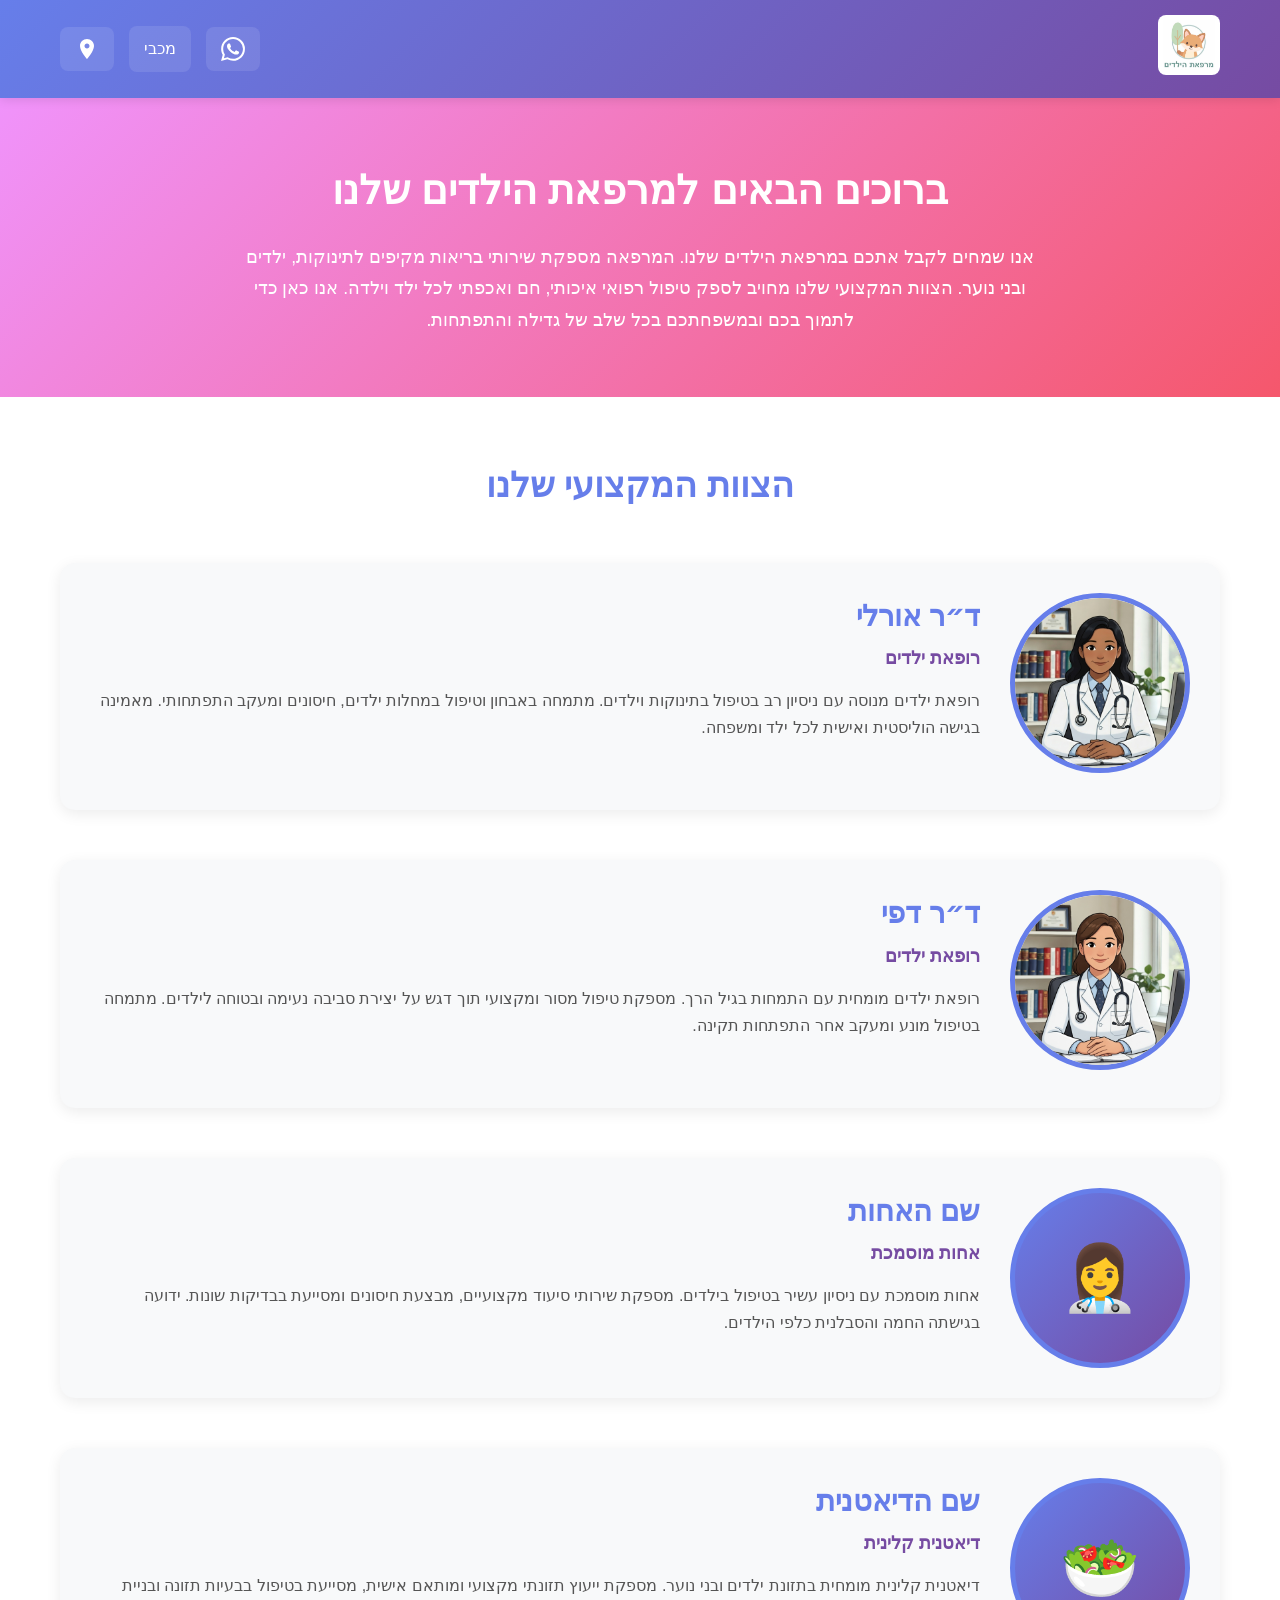
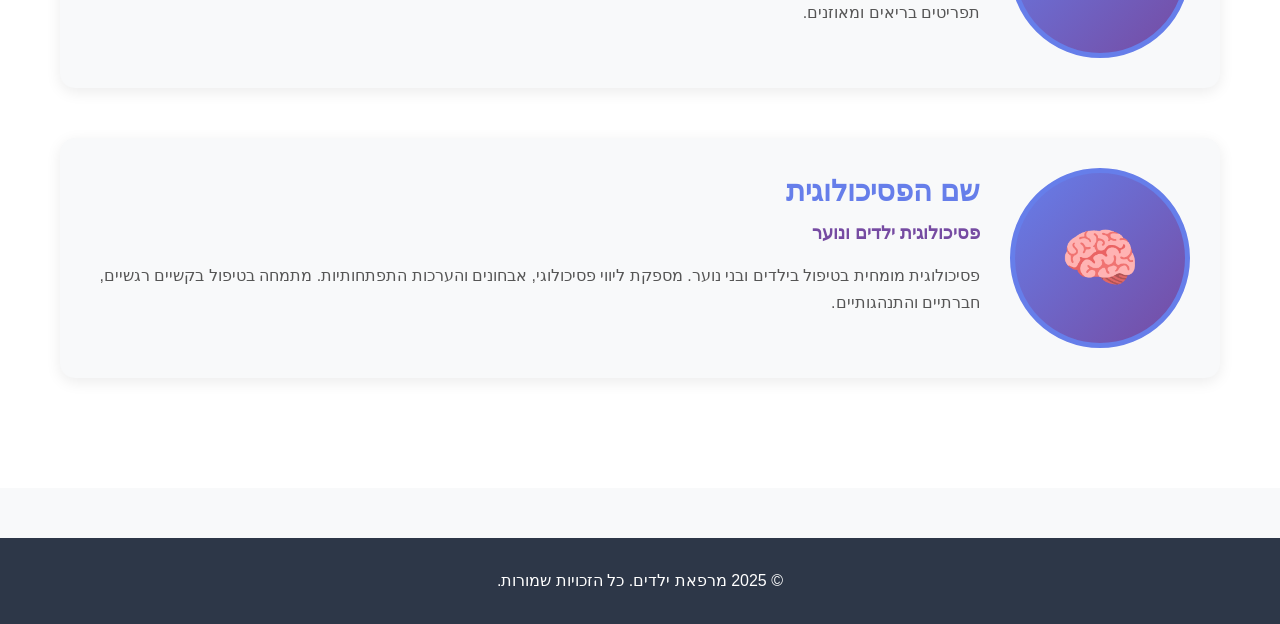
<file: site/index.html>
<!DOCTYPE html>
<html lang="he" dir="rtl">
<head>
    <meta charset="UTF-8">
    <meta name="viewport" content="width=device-width, initial-scale=1.0">
    <title>מרפאת ילדים</title>
    <link rel="stylesheet" href="styles.css">
</head>
<body>
    <!-- Top Bar -->
    <header class="top-bar">
        <div class="container">
            <div class="logo">
                <img src="images/logo.jpg" alt="לוגו מרפאת ילדים">
            </div>
            <nav class="quick-links">
                <a href="https://wa.me/" target="_blank" class="link-whatsapp" title="WhatsApp">
                    <svg width="24" height="24" viewBox="0 0 24 24" fill="currentColor">
                        <path d="M17.472 14.382c-.297-.149-1.758-.867-2.03-.967-.273-.099-.471-.148-.67.15-.197.297-.767.966-.94 1.164-.173.199-.347.223-.644.075-.297-.15-1.255-.463-2.39-1.475-.883-.788-1.48-1.761-1.653-2.059-.173-.297-.018-.458.13-.606.134-.133.298-.347.446-.52.149-.174.198-.298.298-.497.099-.198.05-.371-.025-.52-.075-.149-.669-1.612-.916-2.207-.242-.579-.487-.5-.669-.51-.173-.008-.371-.01-.57-.01-.198 0-.52.074-.792.372-.272.297-1.04 1.016-1.04 2.479 0 1.462 1.065 2.875 1.213 3.074.149.198 2.096 3.2 5.077 4.487.709.306 1.262.489 1.694.625.712.227 1.36.195 1.871.118.571-.085 1.758-.719 2.006-1.413.248-.694.248-1.289.173-1.413-.074-.124-.272-.198-.57-.347m-5.421 7.403h-.004a9.87 9.87 0 01-5.031-1.378l-.361-.214-3.741.982.998-3.648-.235-.374a9.86 9.86 0 01-1.51-5.26c.001-5.45 4.436-9.884 9.888-9.884 2.64 0 5.122 1.03 6.988 2.898a9.825 9.825 0 012.893 6.994c-.003 5.45-4.437 9.884-9.885 9.884m8.413-18.297A11.815 11.815 0 0012.05 0C5.495 0 .16 5.335.157 11.892c0 2.096.547 4.142 1.588 5.945L.057 24l6.305-1.654a11.882 11.882 0 005.683 1.448h.005c6.554 0 11.89-5.335 11.893-11.893a11.821 11.821 0 00-3.48-8.413Z"/>
                    </svg>
                </a>
                <a href="https://www.maccabi4u.co.il/" target="_blank" class="link-maccabi" title="מכבי שירותי בריאות">
                    מכבי
                </a>
                <a href="https://maps.app.goo.gl/iJ9QCuzAm2wFzs3s9" target="_blank" class="link-maps" title="מיקום המרפאה">
                    <svg width="24" height="24" viewBox="0 0 24 24" fill="currentColor">
                        <path d="M12 2C8.13 2 5 5.13 5 9c0 5.25 7 13 7 13s7-7.75 7-13c0-3.87-3.13-7-7-7zm0 9.5c-1.38 0-2.5-1.12-2.5-2.5s1.12-2.5 2.5-2.5 2.5 1.12 2.5 2.5-1.12 2.5-2.5 2.5z"/>
                    </svg>
                </a>
            </nav>
        </div>
    </header>

    <!-- Welcome Section -->
    <section class="welcome-section">
        <div class="container">
            <h1>ברוכים הבאים למרפאת הילדים שלנו</h1>
            <p class="welcome-text">
                אנו שמחים לקבל אתכם במרפאת הילדים שלנו. המרפאה מספקת שירותי בריאות מקיפים לתינוקות,
                ילדים ובני נוער. הצוות המקצועי שלנו מחויב לספק טיפול רפואי איכותי, חם ואכפתי לכל ילד וילדה.
                אנו כאן כדי לתמוך בכם ובמשפחתכם בכל שלב של גדילה והתפתחות.
            </p>
        </div>
    </section>

    <!-- Staff Section -->
    <section class="staff-section">
        <div class="container">
            <h2>הצוות המקצועי שלנו</h2>

            <!-- Doctor 1: Orly -->
            <div class="staff-member">
                <div class="staff-image">
                    <img src="images/orly.jpg" alt="ד״ר אורלי">
                </div>
                <div class="staff-info">
                    <h3>ד״ר אורלי</h3>
                    <p class="staff-title">רופאת ילדים</p>
                    <p class="staff-bio">
                        רופאת ילדים מנוסה עם ניסיון רב בטיפול בתינוקות וילדים. מתמחה באבחון וטיפול במחלות ילדים,
                        חיסונים ומעקב התפתחותי. מאמינה בגישה הוליסטית ואישית לכל ילד ומשפחה.
                    </p>
                </div>
            </div>

            <!-- Doctor 2: Dafi -->
            <div class="staff-member">
                <div class="staff-image">
                    <img src="images/dafi.jpg" alt="ד״ר דפי">
                </div>
                <div class="staff-info">
                    <h3>ד״ר דפי</h3>
                    <p class="staff-title">רופאת ילדים</p>
                    <p class="staff-bio">
                        רופאת ילדים מומחית עם התמחות בגיל הרך. מספקת טיפול מסור ומקצועי תוך דגש על יצירת סביבה
                        נעימה ובטוחה לילדים. מתמחה בטיפול מונע ומעקב אחר התפתחות תקינה.
                    </p>
                </div>
            </div>

            <!-- Nurse -->
            <div class="staff-member">
                <div class="staff-image">
                    <div class="placeholder-image">👩‍⚕️</div>
                </div>
                <div class="staff-info">
                    <h3>שם האחות</h3>
                    <p class="staff-title">אחות מוסמכת</p>
                    <p class="staff-bio">
                        אחות מוסמכת עם ניסיון עשיר בטיפול בילדים. מספקת שירותי סיעוד מקצועיים, מבצעת חיסונים
                        ומסייעת בבדיקות שונות. ידועה בגישתה החמה והסבלנית כלפי הילדים.
                    </p>
                </div>
            </div>

            <!-- Dietitian -->
            <div class="staff-member">
                <div class="staff-image">
                    <div class="placeholder-image">🥗</div>
                </div>
                <div class="staff-info">
                    <h3>שם הדיאטנית</h3>
                    <p class="staff-title">דיאטנית קלינית</p>
                    <p class="staff-bio">
                        דיאטנית קלינית מומחית בתזונת ילדים ובני נוער. מספקת ייעוץ תזונתי מקצועי ומותאם אישית,
                        מסייעת בטיפול בבעיות תזונה ובניית תפריטים בריאים ומאוזנים.
                    </p>
                </div>
            </div>

            <!-- Psychologist -->
            <div class="staff-member">
                <div class="staff-image">
                    <div class="placeholder-image">🧠</div>
                </div>
                <div class="staff-info">
                    <h3>שם הפסיכולוגית</h3>
                    <p class="staff-title">פסיכולוגית ילדים ונוער</p>
                    <p class="staff-bio">
                        פסיכולוגית מומחית בטיפול בילדים ובני נוער. מספקת ליווי פסיכולוגי, אבחונים והערכות התפתחותיות.
                        מתמחה בטיפול בקשיים רגשיים, חברתיים והתנהגותיים.
                    </p>
                </div>
            </div>
        </div>
    </section>

    <!-- Footer -->
    <footer>
        <div class="container">
            <p>&copy; 2025 מרפאת ילדים. כל הזכויות שמורות.</p>
        </div>
    </footer>
</body>
</html>
</file>
<file: site/styles.css>
/* Reset and Base Styles */
* {
    margin: 0;
    padding: 0;
    box-sizing: border-box;
}

body {
    font-family: 'Segoe UI', Tahoma, Geneva, Verdana, sans-serif;
    line-height: 1.6;
    color: #333;
    background-color: #f8f9fa;
}

.container {
    max-width: 1200px;
    margin: 0 auto;
    padding: 0 20px;
}

/* Top Bar */
.top-bar {
    background: linear-gradient(135deg, #667eea 0%, #764ba2 100%);
    color: white;
    padding: 15px 0;
    box-shadow: 0 2px 10px rgba(0, 0, 0, 0.1);
    position: sticky;
    top: 0;
    z-index: 100;
}

.top-bar .container {
    display: flex;
    justify-content: space-between;
    align-items: center;
    flex-wrap: wrap;
    gap: 15px;
}

.logo img {
    height: 60px;
    width: auto;
    border-radius: 8px;
    background: white;
    padding: 5px;
}

.quick-links {
    display: flex;
    gap: 15px;
    align-items: center;
}

.quick-links a {
    color: white;
    text-decoration: none;
    padding: 10px 15px;
    border-radius: 8px;
    transition: all 0.3s ease;
    display: flex;
    align-items: center;
    gap: 5px;
    background: rgba(255, 255, 255, 0.1);
    font-weight: 500;
}

.quick-links a:hover {
    background: rgba(255, 255, 255, 0.2);
    transform: translateY(-2px);
}

.link-whatsapp:hover {
    background: #25D366;
}

.link-maccabi:hover {
    background: #0066cc;
}

.link-maps:hover {
    background: #4285F4;
}

/* Welcome Section */
.welcome-section {
    background: linear-gradient(135deg, #f093fb 0%, #f5576c 100%);
    color: white;
    padding: 60px 0;
    text-align: center;
}

.welcome-section h1 {
    font-size: 2.5rem;
    margin-bottom: 20px;
    font-weight: 700;
}

.welcome-text {
    font-size: 1.1rem;
    max-width: 800px;
    margin: 0 auto;
    line-height: 1.8;
}

/* Staff Section */
.staff-section {
    padding: 60px 0;
    background: white;
}

.staff-section h2 {
    text-align: center;
    font-size: 2.2rem;
    margin-bottom: 50px;
    color: #667eea;
}

.staff-member {
    display: flex;
    gap: 30px;
    margin-bottom: 50px;
    padding: 30px;
    background: #f8f9fa;
    border-radius: 15px;
    box-shadow: 0 4px 15px rgba(0, 0, 0, 0.08);
    transition: transform 0.3s ease, box-shadow 0.3s ease;
}

.staff-member:hover {
    transform: translateY(-5px);
    box-shadow: 0 8px 25px rgba(0, 0, 0, 0.12);
}

.staff-image {
    flex-shrink: 0;
}

.staff-image img {
    width: 180px;
    height: 180px;
    object-fit: cover;
    border-radius: 50%;
    border: 5px solid #667eea;
}

.placeholder-image {
    width: 180px;
    height: 180px;
    border-radius: 50%;
    background: linear-gradient(135deg, #667eea 0%, #764ba2 100%);
    display: flex;
    align-items: center;
    justify-content: center;
    font-size: 4rem;
    border: 5px solid #667eea;
}

.staff-info h3 {
    font-size: 1.8rem;
    color: #667eea;
    margin-bottom: 5px;
}

.staff-title {
    font-size: 1.1rem;
    color: #764ba2;
    font-weight: 600;
    margin-bottom: 15px;
}

.staff-bio {
    font-size: 1rem;
    line-height: 1.7;
    color: #555;
}

/* Footer */
footer {
    background: #2d3748;
    color: white;
    text-align: center;
    padding: 30px 0;
    margin-top: 50px;
}

/* Mobile Responsive Design */
@media (max-width: 768px) {
    .welcome-section h1 {
        font-size: 1.8rem;
    }

    .welcome-text {
        font-size: 1rem;
    }

    .staff-section h2 {
        font-size: 1.6rem;
    }

    .staff-member {
        flex-direction: column;
        align-items: center;
        text-align: center;
        padding: 20px;
    }

    .staff-image img,
    .placeholder-image {
        width: 150px;
        height: 150px;
    }

    .placeholder-image {
        font-size: 3rem;
    }

    .staff-info h3 {
        font-size: 1.5rem;
    }

    .logo img {
        height: 50px;
    }

    .top-bar .container {
        justify-content: center;
    }
}

@media (max-width: 480px) {
    .welcome-section {
        padding: 40px 0;
    }

    .welcome-section h1 {
        font-size: 1.5rem;
    }

    .staff-section {
        padding: 40px 0;
    }

    .staff-image img,
    .placeholder-image {
        width: 120px;
        height: 120px;
    }

    .placeholder-image {
        font-size: 2.5rem;
    }

    .quick-links {
        gap: 10px;
    }

    .quick-links a {
        padding: 8px 12px;
        font-size: 0.9rem;
    }
}
</file>
